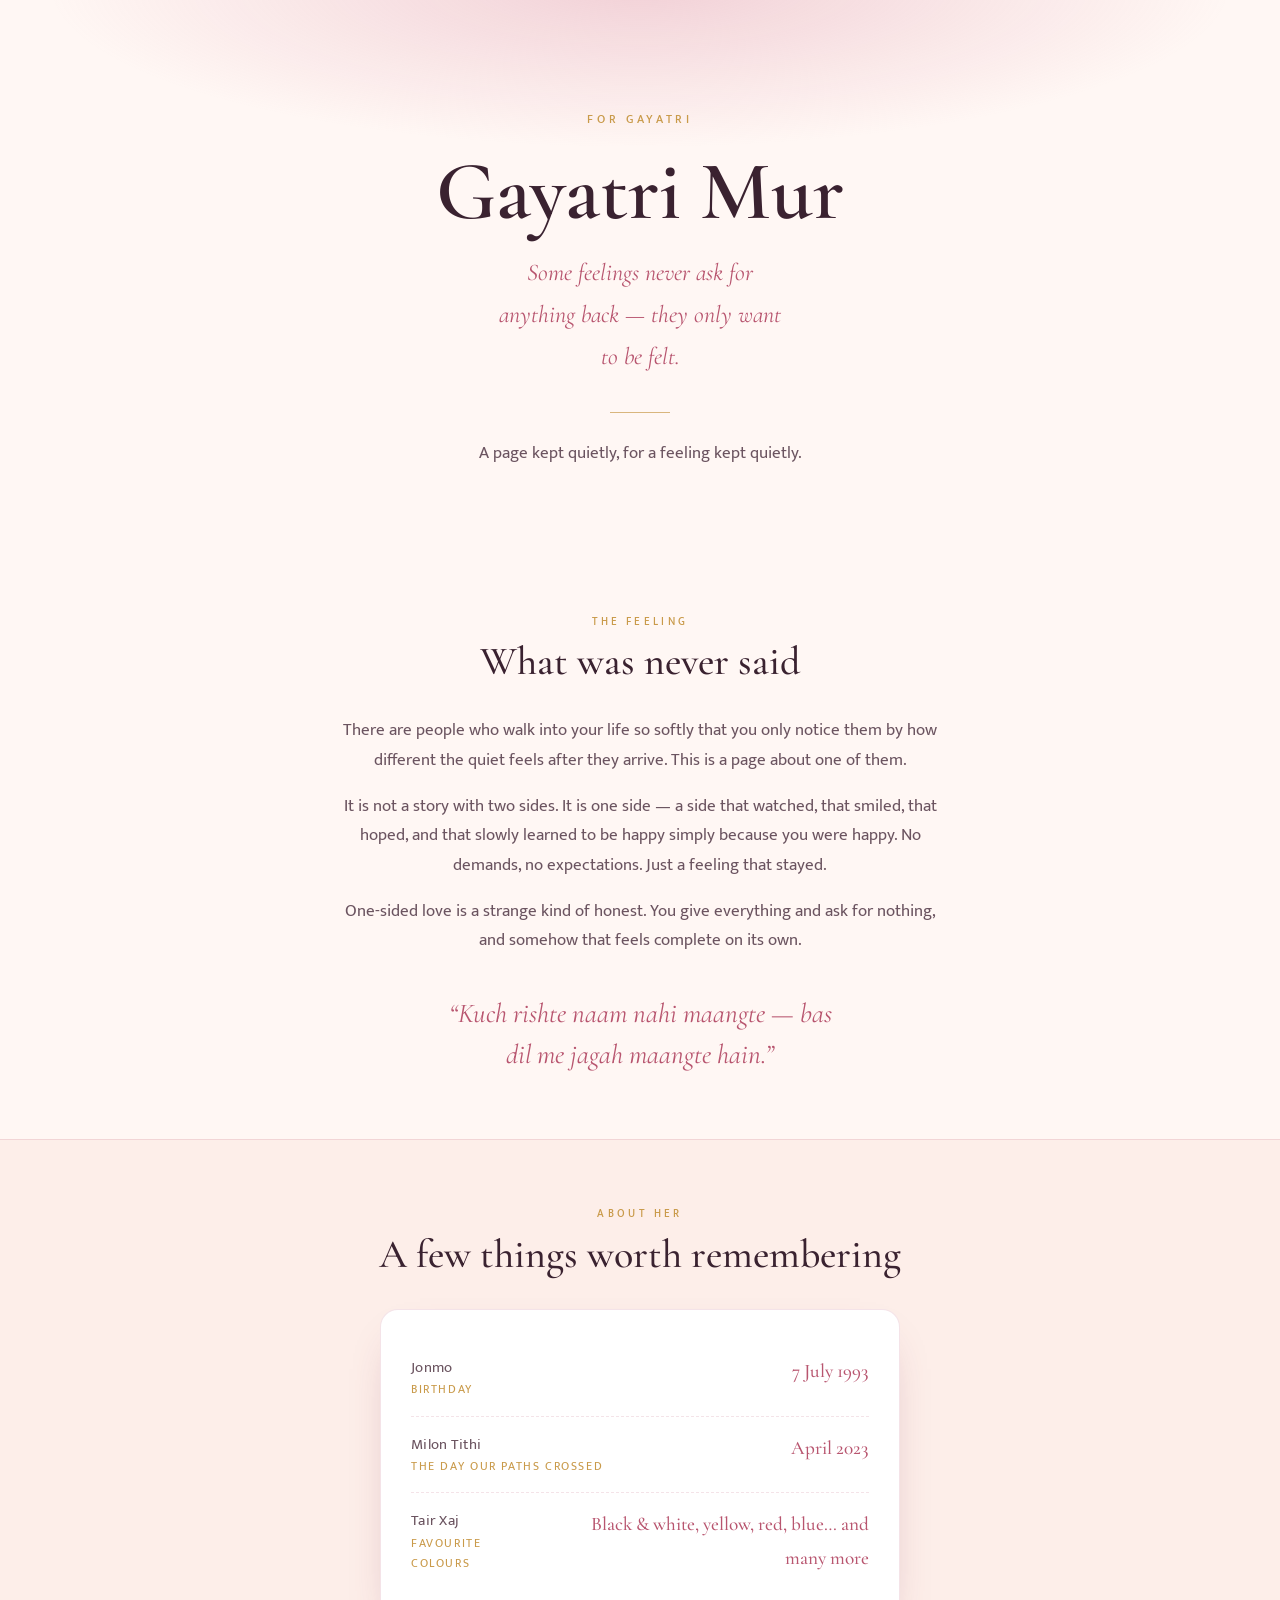
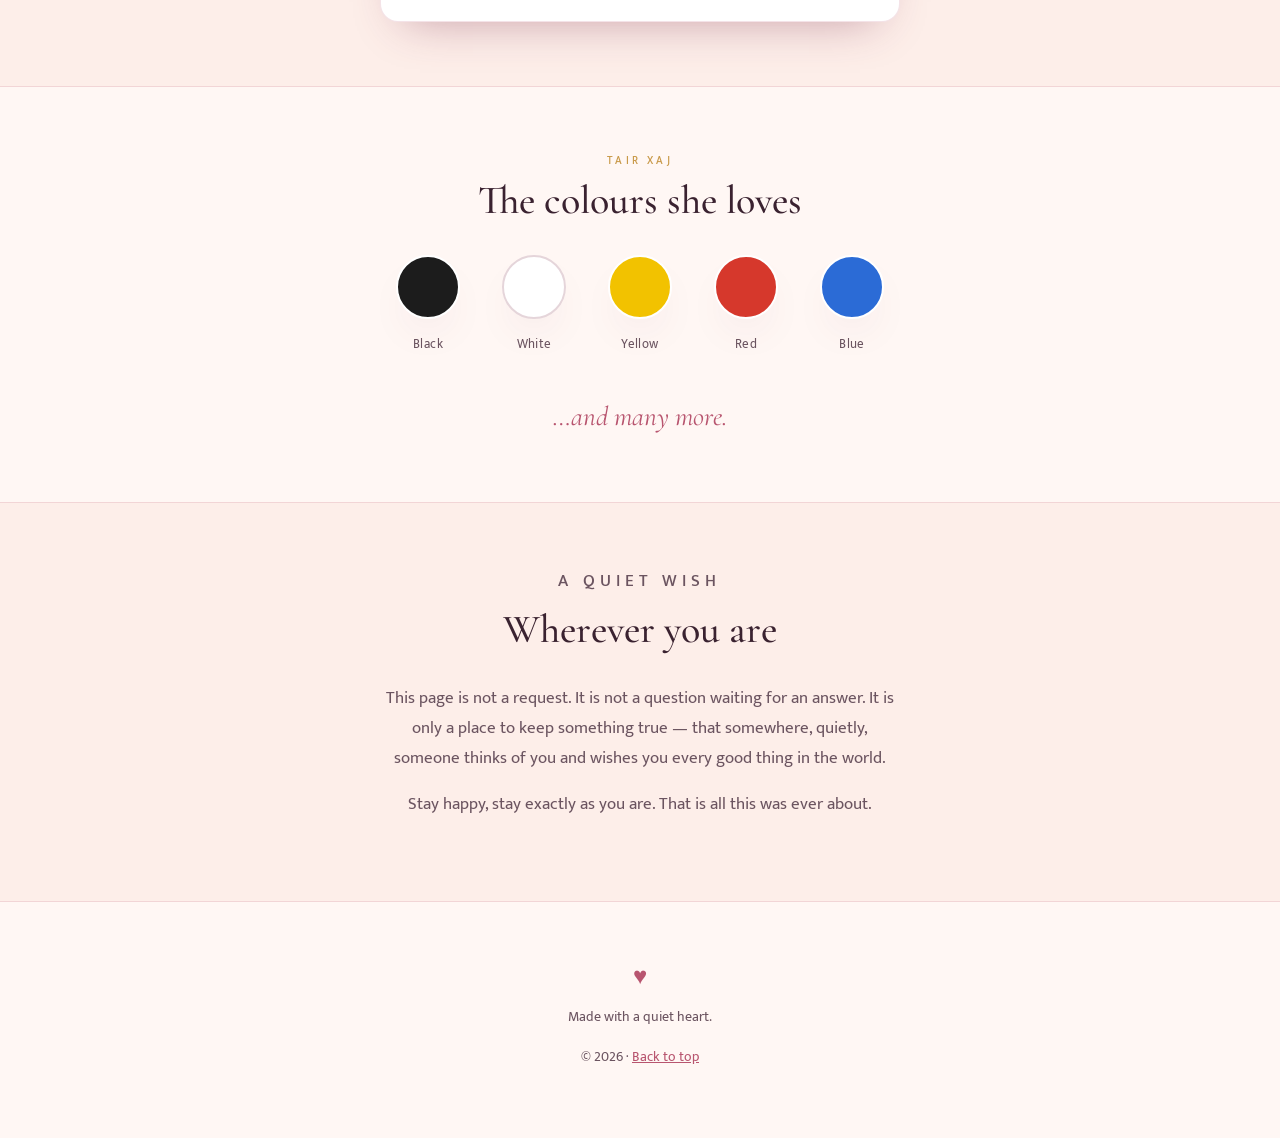
<file: index (1).html>
<!DOCTYPE html>
<html lang="en">
<head>
  <meta charset="UTF-8" />
  <meta name="viewport" content="width=device-width, initial-scale=1.0" />
  <title>Gayatri — A Page from the Heart</title>
  <meta name="description" content="A quiet, personal page — for Gayatri." />
  <link rel="preconnect" href="https://fonts.googleapis.com" />
  <link rel="preconnect" href="https://fonts.gstatic.com" crossorigin />
  <link href="https://fonts.googleapis.com/css2?family=Cormorant+Garamond:ital,wght@0,400;0,500;0,600;1,400&family=Mukta:wght@300;400;500&display=swap" rel="stylesheet" />
  <link rel="icon" href="data:image/svg+xml,%3Csvg xmlns='http://www.w3.org/2000/svg' viewBox='0 0 100 100'%3E%3Ctext y='.9em' font-size='90'%3E%F0%9F%92%97%3C/text%3E%3C/svg%3E" />
  <style>
    :root{
      --bg:#fff7f4;
      --bg2:#fdeee9;
      --rose:#b8556f;
      --rose-soft:#d98aa1;
      --plum:#3a2230;
      --plum-soft:#6b5460;
      --gold:#c99a4a;
      --line:rgba(184,85,111,.16);
      --shadow:0 20px 45px -24px rgba(120,40,70,.45);
      --radius:18px;
    }
    *{box-sizing:border-box}
    html{scroll-behavior:smooth}
    body{
      margin:0;font-family:"Mukta",system-ui,-apple-system,"Segoe UI",sans-serif;
      color:var(--plum);background:var(--bg);line-height:1.75;font-size:17px;
      -webkit-font-smoothing:antialiased;overflow-x:hidden;
    }
    h1,h2,h3{font-family:"Cormorant Garamond",Georgia,serif;font-weight:500;line-height:1.15;margin:0 0 .5em}
    p{margin:0 0 1em}
    a{color:var(--rose)}
    .wrap{max-width:960px;margin:0 auto;padding:0 24px}

    /* floating hearts layer */
    #hearts{position:fixed;inset:0;pointer-events:none;z-index:0;overflow:hidden}
    .heart{
      position:absolute;bottom:-40px;font-size:16px;color:var(--rose-soft);
      opacity:0;animation:rise linear forwards;
    }
    @keyframes rise{
      0%{transform:translateY(0) scale(.8);opacity:0}
      12%{opacity:.55}
      100%{transform:translateY(-108vh) scale(1.05);opacity:0}
    }

    /* hero */
    .hero{position:relative;z-index:1;text-align:center;padding:110px 24px 80px}
    .hero::before{
      content:"";position:absolute;inset:-20% -10% auto -10%;height:70%;
      background:radial-gradient(55% 60% at 50% 25%,rgba(217,138,161,.35),transparent 70%);
      z-index:-1;
    }
    .eyebrow{letter-spacing:.32em;text-transform:uppercase;font-size:.72rem;color:var(--gold);font-weight:500;margin-bottom:1.2em}
    .hero h1{font-size:clamp(2.8rem,9vw,5.2rem);color:var(--plum);margin-bottom:.15em;font-weight:600}
    .hero .sub{font-family:"Cormorant Garamond",serif;font-style:italic;font-size:clamp(1.15rem,3vw,1.5rem);color:var(--rose);max-width:26ch;margin:0 auto 1.4em}
    .divider{width:60px;height:1px;background:var(--gold);margin:26px auto;opacity:.7}
    .hero .line{font-size:1.05rem;color:var(--plum-soft);max-width:38ch;margin:0 auto}

    /* sections */
    section.block{position:relative;z-index:1;padding:64px 0}
    .block.alt{background:var(--bg2);border-top:1px solid var(--line);border-bottom:1px solid var(--line)}
    .tag{letter-spacing:.3em;text-transform:uppercase;font-size:.7rem;color:var(--gold);font-weight:500;margin-bottom:.6em;text-align:center}
    .block h2{font-size:clamp(1.7rem,4.5vw,2.5rem);text-align:center;color:var(--plum);margin-bottom:.8em}
    .prose{max-width:60ch;margin:0 auto;text-align:center}
    .prose p{color:var(--plum-soft);font-size:1.05rem}
    .quote{
      font-family:"Cormorant Garamond",serif;font-style:italic;font-size:clamp(1.25rem,3.4vw,1.7rem);
      color:var(--rose);text-align:center;max-width:34ch;margin:1.4em auto 0;line-height:1.5;
    }

    /* about card */
    .card{
      background:#fff;border:1px solid var(--line);border-radius:var(--radius);
      padding:30px;max-width:520px;margin:0 auto;box-shadow:var(--shadow);
    }
    .card dl{margin:0}
    .card .row{display:flex;justify-content:space-between;gap:20px;padding:15px 0;border-bottom:1px dashed var(--line)}
    .card .row:last-child{border-bottom:0}
    .card dt{color:var(--plum-soft);font-size:.92rem;letter-spacing:.02em}
    .card dt small{display:block;font-size:.72rem;letter-spacing:.14em;text-transform:uppercase;color:var(--gold)}
    .card dd{margin:0;text-align:right;font-weight:500;color:var(--rose);font-family:"Cormorant Garamond",serif;font-size:1.2rem}

    /* colours */
    .swatches{display:flex;justify-content:center;flex-wrap:wrap;gap:18px;margin-top:12px}
    .swatch{text-align:center;width:88px}
    .dot{width:64px;height:64px;border-radius:50%;margin:0 auto 10px;border:2px solid #fff;box-shadow:var(--shadow)}
    .swatch span{font-size:.82rem;color:var(--plum-soft);letter-spacing:.03em}

    /* wish */
    .wish{max-width:56ch;margin:0 auto;text-align:center}
    .wish p{color:var(--plum-soft);font-size:1.06rem}

    /* footer */
    footer{position:relative;z-index:1;text-align:center;padding:54px 24px;color:var(--plum-soft);font-size:.9rem}
    footer .mark{font-family:"Cormorant Garamond",serif;font-size:1.5rem;color:var(--rose);margin-bottom:.3em}
    footer a{color:var(--rose)}

    /* reveal */
    .reveal{opacity:0;transform:translateY(22px);transition:opacity .8s ease,transform .8s ease}
    .reveal.in{opacity:1;transform:none}

    @media (max-width:560px){
      body{font-size:16px}
      .hero{padding:80px 20px 60px}
      .card .row{flex-direction:column;gap:2px}
      .card dd{text-align:left}
    }
    @media (prefers-reduced-motion:reduce){
      html{scroll-behavior:auto}
      .heart{display:none}
      .reveal{opacity:1;transform:none;transition:none}
    }
  </style>
</head>
<body>

  <div id="hearts" aria-hidden="true"></div>

  <!-- ===== Hero ===== -->
  <header class="hero">
    <p class="eyebrow">For Gayatri</p>
    <h1>Gayatri Mur</h1>
    <p class="sub">Some feelings never ask for anything back — they only want to be felt.</p>
    <div class="divider"></div>
    <p class="line">A page kept quietly, for a feeling kept quietly.</p>
  </header>

  <!-- ===== The feeling ===== -->
  <section class="block reveal">
    <div class="wrap">
      <p class="tag">The Feeling</p>
      <h2>What was never said</h2>
      <div class="prose">
        <p>
          There are people who walk into your life so softly that you only notice them by how
          different the quiet feels after they arrive. This is a page about one of them.
        </p>
        <p>
          It is not a story with two sides. It is one side — a side that watched, that smiled,
          that hoped, and that slowly learned to be happy simply because you were happy. No
          demands, no expectations. Just a feeling that stayed.
        </p>
        <p>
          One-sided love is a strange kind of honest. You give everything and ask for nothing,
          and somehow that feels complete on its own.
        </p>
      </div>
      <p class="quote">“Kuch rishte naam nahi maangte — bas dil me jagah maangte hain.”</p>
    </div>
  </section>

  <!-- ===== About her ===== -->
  <section class="block alt reveal">
    <div class="wrap">
      <p class="tag">About Her</p>
      <h2>A few things worth remembering</h2>
      <div class="card">
        <dl>
          <div class="row">
            <dt>Jonmo <small>Birthday</small></dt>
            <dd>7 July 1993</dd>
          </div>
          <div class="row">
            <dt>Milon Tithi <small>The day our paths crossed</small></dt>
            <dd>April 2023</dd>
          </div>
          <div class="row">
            <dt>Tair Xaj <small>Favourite colours</small></dt>
            <dd>Black &amp; white, yellow, red, blue… and many more</dd>
          </div>
        </dl>
      </div>
    </div>
  </section>

  <!-- ===== Her colours ===== -->
  <section class="block reveal">
    <div class="wrap">
      <p class="tag">Tair Xaj</p>
      <h2>The colours she loves</h2>
      <div class="swatches">
        <div class="swatch"><div class="dot" style="background:#1c1c1c"></div><span>Black</span></div>
        <div class="swatch"><div class="dot" style="background:#ffffff;border-color:#e5d5da"></div><span>White</span></div>
        <div class="swatch"><div class="dot" style="background:#f2c200"></div><span>Yellow</span></div>
        <div class="swatch"><div class="dot" style="background:#d6382c"></div><span>Red</span></div>
        <div class="swatch"><div class="dot" style="background:#2b6bd6"></div><span>Blue</span></div>
      </div>
      <p class="quote">…and many more.</p>
    </div>
  </section>

  <!-- ===== Wish ===== -->
  <section class="block alt reveal">
    <div class="wrap wish">
      <p class="tag">A Quiet Wish</p>
      <h2>Wherever you are</h2>
      <p>
        This page is not a request. It is not a question waiting for an answer. It is only a
        place to keep something true — that somewhere, quietly, someone thinks of you and
        wishes you every good thing in the world.
      </p>
      <p>
        Stay happy, stay exactly as you are. That is all this was ever about.
      </p>
    </div>
  </section>

  <footer>
    <p class="mark">♥</p>
    <p>Made with a quiet heart.</p>
    <p>&copy; <span id="year">2026</span> · <a href="#top">Back to top</a></p>
  </footer>

  <script>
    (function () {
      "use strict";

      /* gentle floating hearts */
      var layer = document.getElementById("hearts");
      var reduce = window.matchMedia && window.matchMedia("(prefers-reduced-motion: reduce)").matches;
      if (layer && !reduce) {
        var glyphs = ["♥", "♡"];
        function spawn() {
          var h = document.createElement("span");
          h.className = "heart";
          h.textContent = glyphs[Math.floor(Math.random() * glyphs.length)];
          h.style.left = Math.random() * 100 + "vw";
          h.style.fontSize = (12 + Math.random() * 16) + "px";
          var dur = 9 + Math.random() * 8;
          h.style.animationDuration = dur + "s";
          layer.appendChild(h);
          setTimeout(function () { h.remove(); }, dur * 1000 + 200);
        }
        for (var i = 0; i < 6; i++) setTimeout(spawn, i * 900);
        setInterval(spawn, 1600);
      }

      /* reveal on scroll */
      var items = document.querySelectorAll(".reveal");
      if ("IntersectionObserver" in window) {
        var io = new IntersectionObserver(function (entries) {
          entries.forEach(function (e) {
            if (e.isIntersecting) { e.target.classList.add("in"); io.unobserve(e.target); }
          });
        }, { threshold: 0.15 });
        items.forEach(function (el) { io.observe(el); });
      } else {
        items.forEach(function (el) { el.classList.add("in"); });
      }

      /* footer year */
      var y = document.getElementById("year");
      if (y) y.textContent = new Date().getFullYear();
    })();
  </script>
</body>
</html>
</file>
